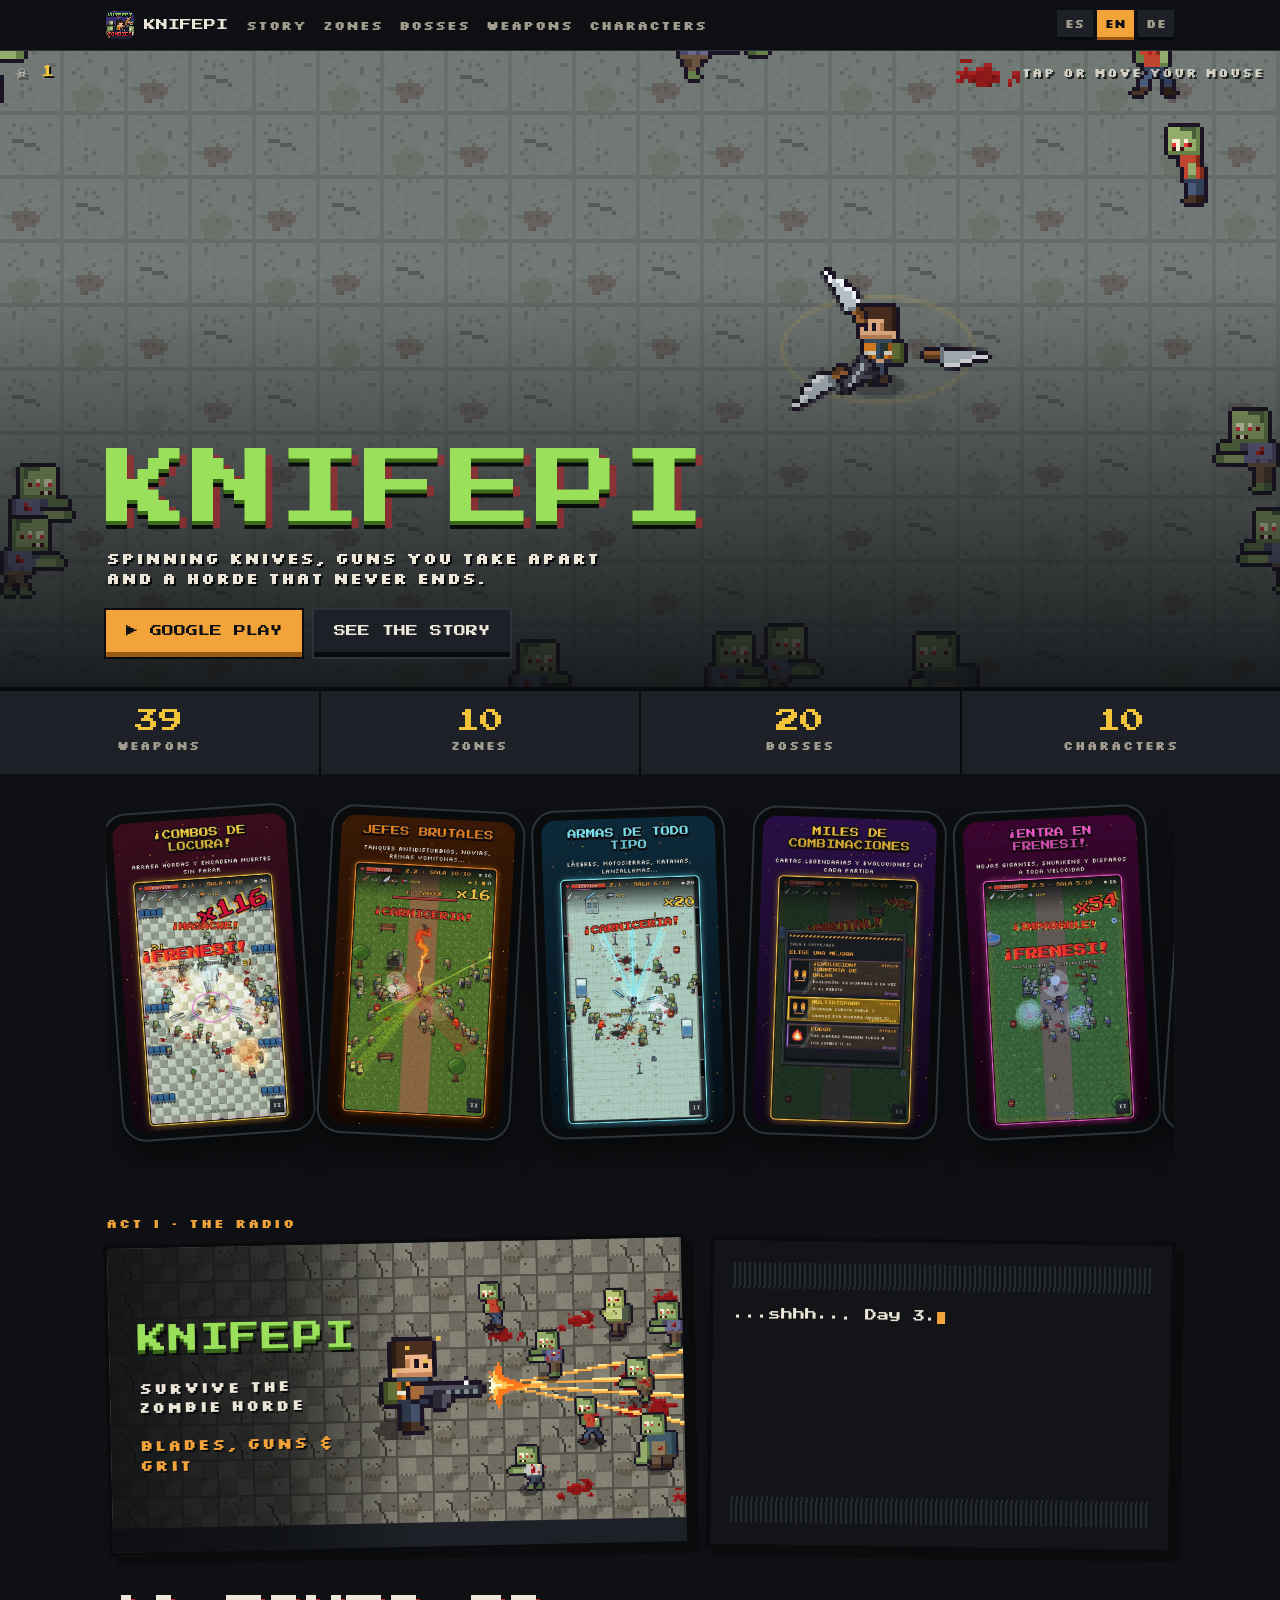
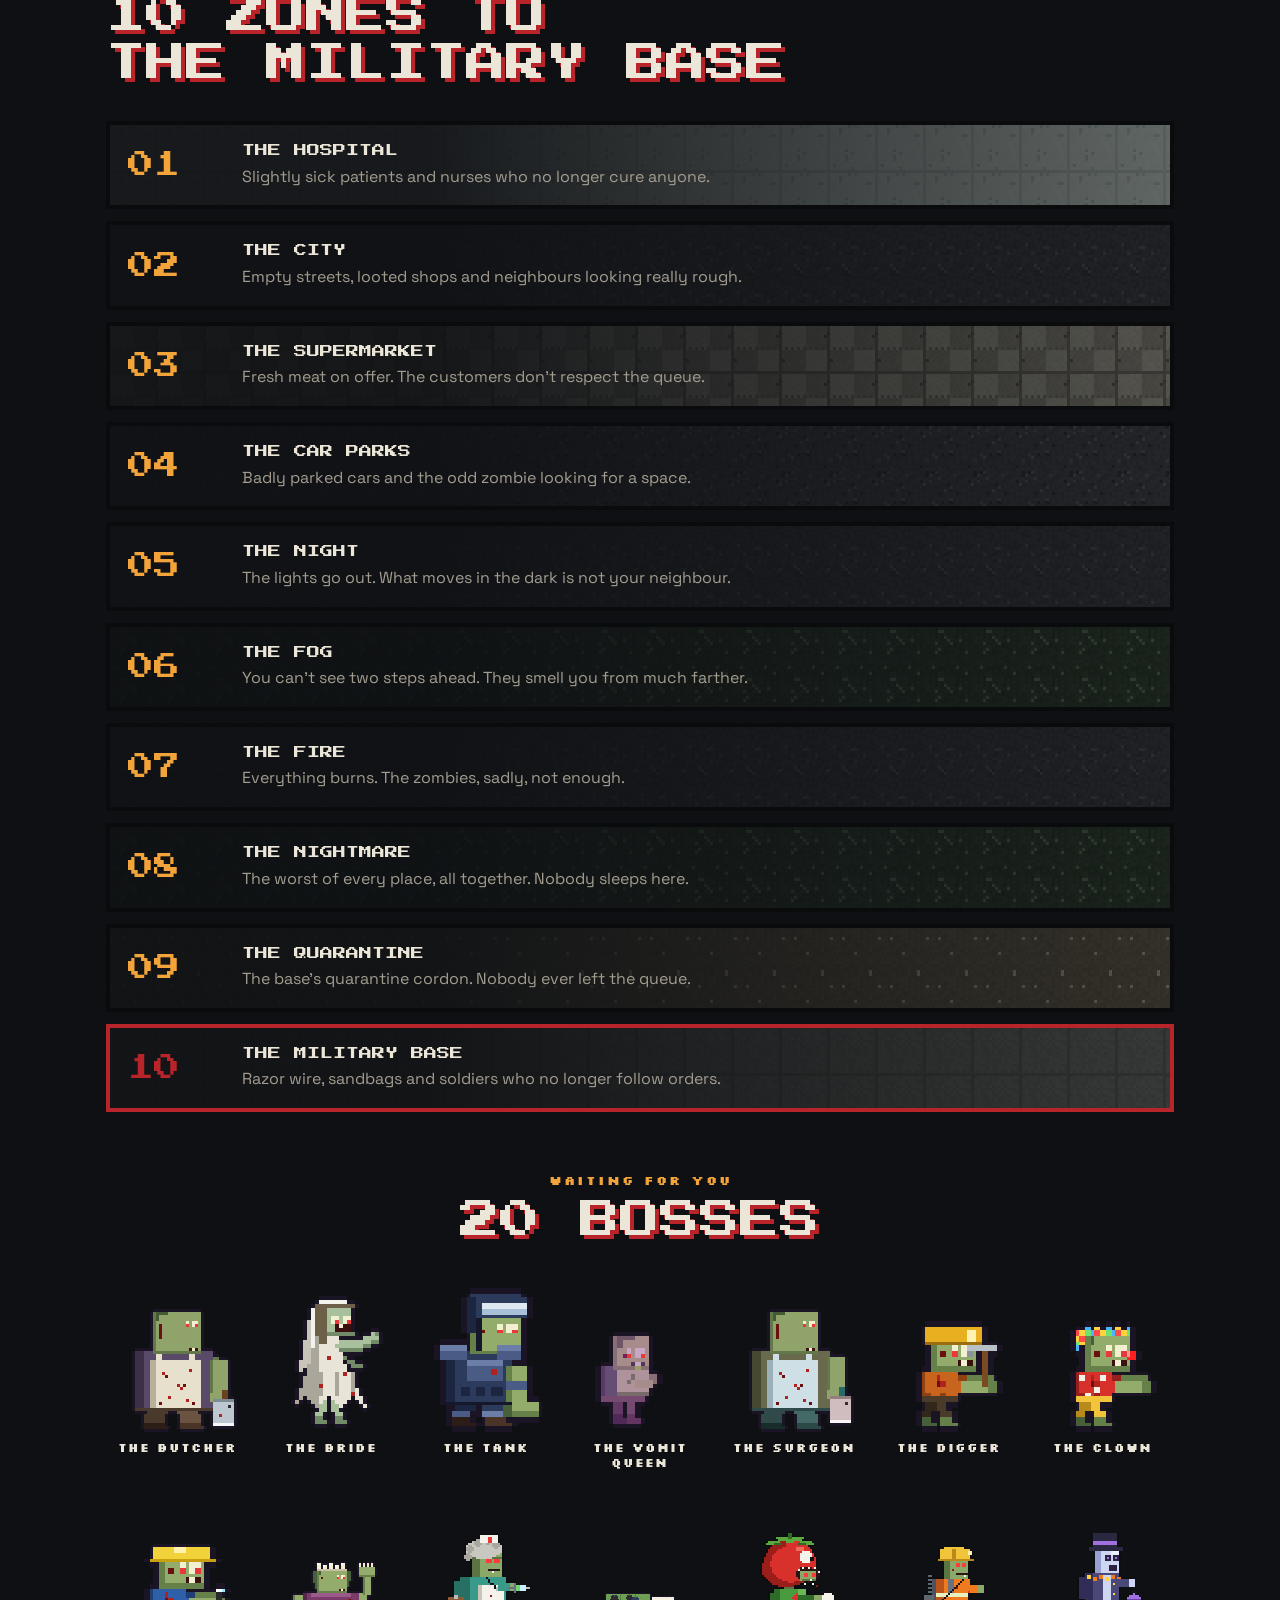
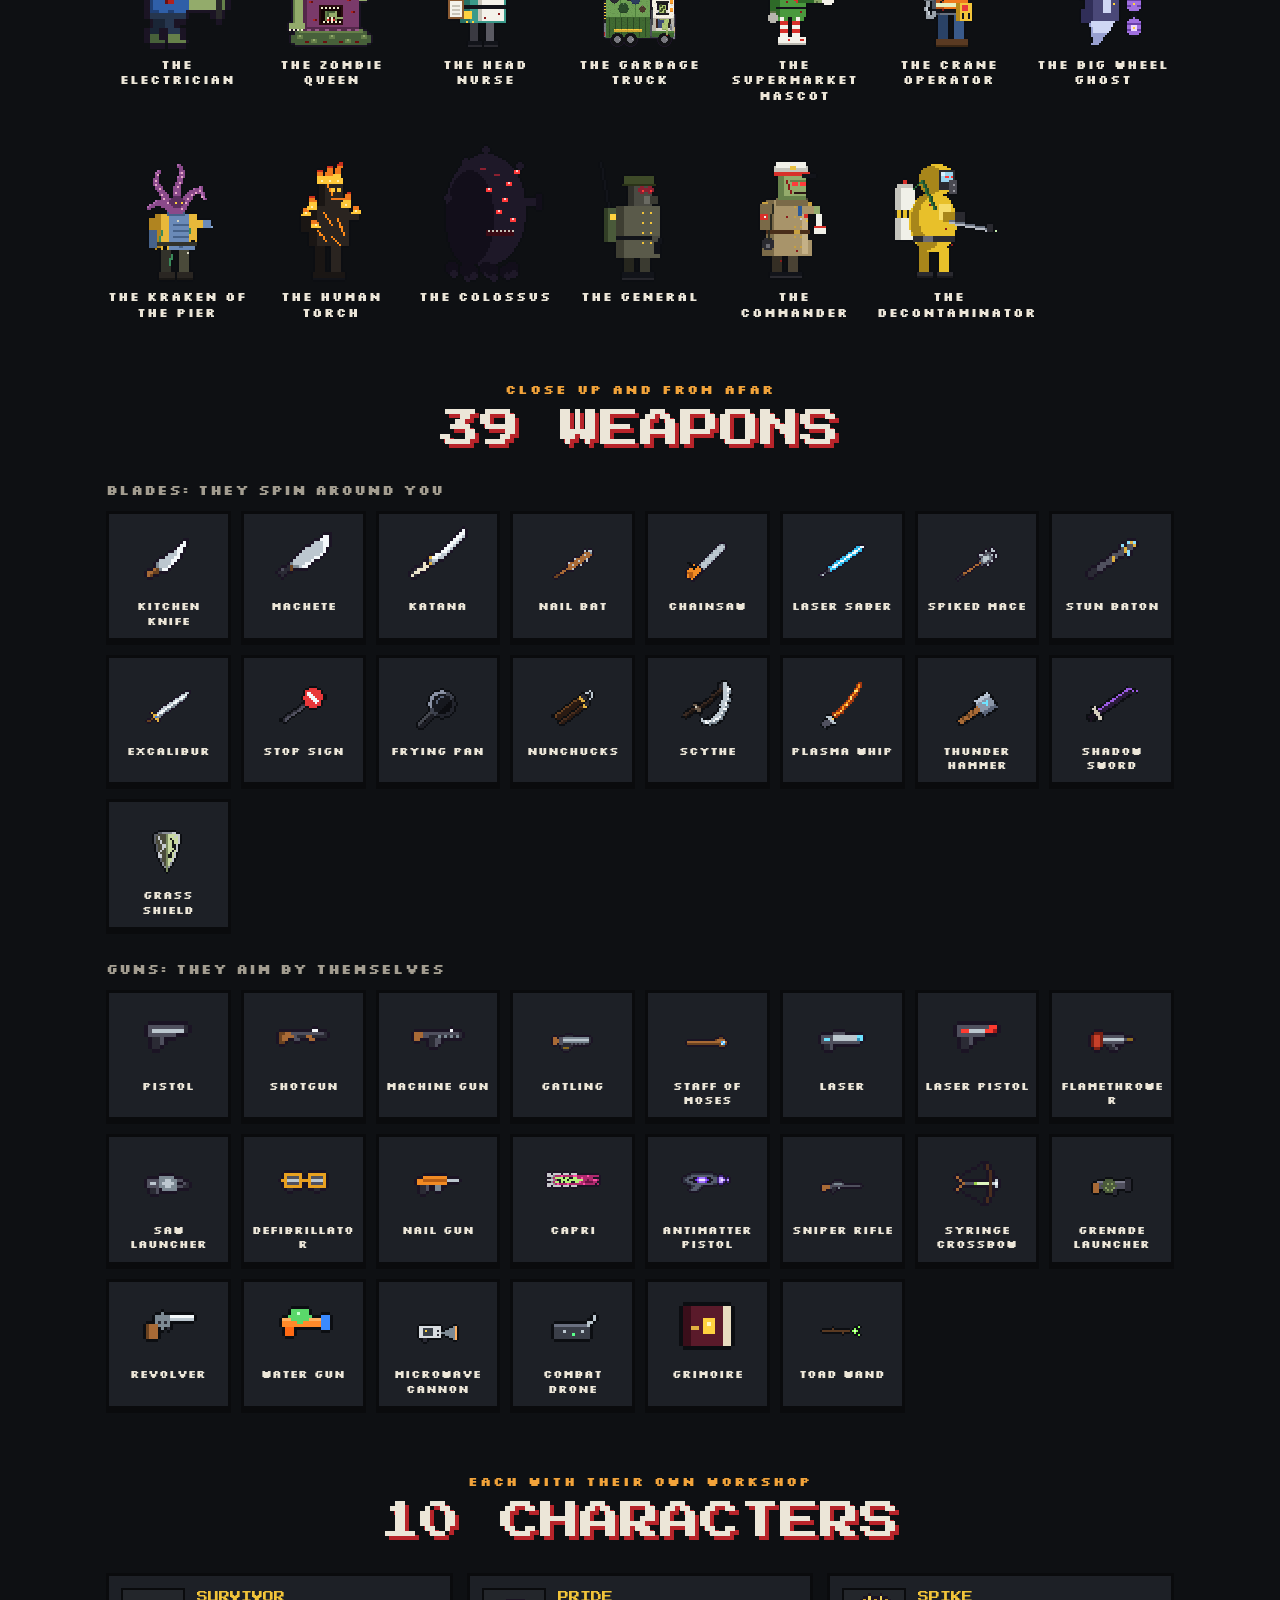
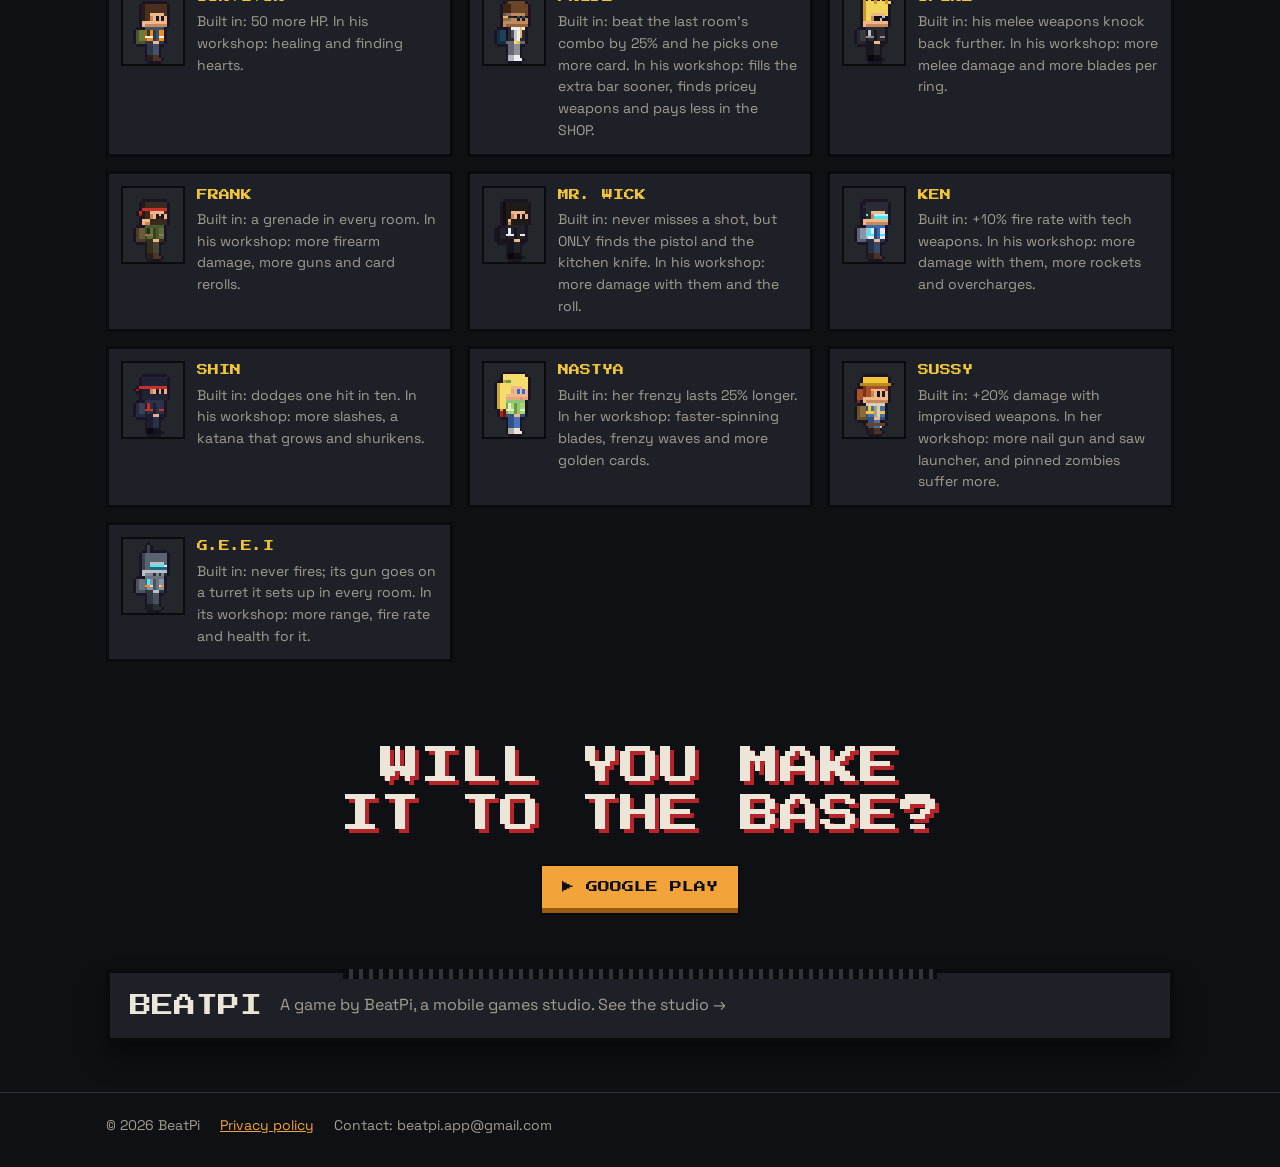
<file: index.html>
<!doctype html>
<html lang="es">
<head>
<meta charset="utf-8">
<meta name="viewport" content="width=device-width, initial-scale=1, viewport-fit=cover">
<title>KnifePi</title>
<meta name="description" content="KnifePi: sobrevive a la horda zombi con cuchillos que giran y 22 armas de fuego. Juego para Android de BeatPi.">
<meta property="og:title" content="KnifePi">
<meta property="og:description" content="Sobrevive a la horda zombi con cuchillos que giran y 22 armas de fuego.">
<meta property="og:image" content="https://beatpi.app/img/scene.jpg">
<meta name="theme-color" content="#0e1013">
<link rel="icon" href="img/icon.png">
<link rel="preconnect" href="https://fonts.googleapis.com">
<link rel="preconnect" href="https://fonts.gstatic.com" crossorigin>
<link rel="stylesheet" href="https://fonts.googleapis.com/css2?family=Press+Start+2P&family=Silkscreen:wght@400;700&family=Space+Grotesk:wght@400;600&display=swap">
<link rel="stylesheet" href="site.css">
</head>
<body>
<header class="top"><div class="wrap top-in">
  <a class="brand" href="#"><img src="img/icon.png" alt="" width="28" height="28"><span>KNIFEPI</span></a>
  <nav class="nav">
    <a href="#historia" data-i="nav_story">HISTORIA</a><a href="#zonas" data-i="nav_zones">ZONAS</a>
    <a href="#jefes" data-i="nav_bosses">JEFES</a><a href="#armas" data-i="nav_weapons">ARMAS</a>
    <a href="#personajes" data-i="nav_heroes">PERSONAJES</a>
  </nav>
  <div class="langs" role="group" aria-label="Idioma">
    <button data-lang="es">ES</button><button data-lang="en">EN</button><button data-lang="de">DE</button>
  </div>
</div></header>

<main>
<!-- the hero: a room of the game you play with your finger -->
<section class="hero">
  <canvas id="horde" class="pix" aria-label="El superviviente con sus cuchillos y su pistola entre zombis"></canvas>
  <div class="hud"><span>☠ <b id="kills">0</b></span><span class="hint" data-i="hint">TOCA O MUEVE EL RATÓN</span></div>
  <div class="hero-over"><div class="wrap">
    <h1 class="logo">KNIFEPI</h1>
    <p class="hero-sub" data-i="tagline">Cuchillos que giran, armas que se desmontan y una horda que no se acaba.</p>
    <div class="ctas">
      <a class="btn" href="https://play.google.com/store/apps/details?id=com.knifepi.game" data-i="play">▶ GOOGLE PLAY</a>
      <a class="btn ghost" href="#historia" data-i="see_story">VER LA HISTORIA</a>
    </div>
  </div></div>
</section>
<div class="stats" id="stats"></div>

<section class="wrap shots" aria-label="Capturas">
  <div class="rail" id="rail"></div>
</section>

<!-- the story: the radio, then the ten zones -->
<section class="wrap story" id="historia">
  <p class="eyebrow" data-i="act">ACTO I · LA RADIO</p>
  <div class="story-grid">
    <div class="panel tilt-l scene">
      <img src="img/scene.jpg" alt="" width="1024" height="500">
      <div class="scene-txt">
        <span class="scene-logo">KNIFEPI</span>
        <span data-i="scene1">SOBREVIVE A LA HORDA ZOMBI</span>
        <span class="scene-amber" data-i="scene2">CUCHILLOS, ARMAS Y AGALLAS</span>
      </div>
    </div>
    <div class="panel tilt-r radio">
      <div class="static"></div>
      <p class="type" id="radio" aria-live="off"></p>
      <div class="static"></div>
    </div>
  </div>
  <h2 class="big" data-i="zones_title">10 ZONAS HASTA<br>LA BASE MILITAR</h2>
</section>
<section class="wrap" id="zonas"><div class="zones" id="zones"></div></section>

<section class="wrap" id="jefes">
  <p class="eyebrow center" data-i="bosses_eyebrow">LOS QUE TE ESPERAN</p>
  <h2 class="big center" data-i="bosses_title">20 JEFES</h2>
  <div class="bosses" id="bosses"></div>
</section>

<section class="wrap" id="armas">
  <p class="eyebrow center" data-i="weapons_eyebrow">CUERPO A CUERPO Y A DISTANCIA</p>
  <h2 class="big center" id="weapons_title">39 ARMAS</h2>
  <h3 class="sub" data-i="melee">ARMAS BLANCAS: GIRAN A TU ALREDEDOR</h3>
  <div class="arms" id="melee"></div>
  <h3 class="sub" data-i="guns">ARMAS DE FUEGO: APUNTAN SOLAS</h3>
  <div class="arms" id="guns"></div>
</section>

<section class="wrap" id="personajes">
  <p class="eyebrow center" data-i="heroes_eyebrow">CADA UNO CON SU TALLER</p>
  <h2 class="big center" data-i="heroes_title">10 PERSONAJES</h2>
  <div class="heroes" id="heroes"></div>
</section>

<section class="wrap final">
  <h2 class="big center" data-i="final">¿AGUANTARÁS HASTA LA BASE?</h2>
  <p class="center"><a class="btn" href="https://play.google.com/store/apps/details?id=com.knifepi.game" data-i="play">▶ GOOGLE PLAY</a></p>
</section>

<section class="wrap studio">
  <a class="cart" href="estudio/">
    <div class="ridge"></div>
    <span class="studio-word">BEATPI</span>
    <span data-i="studio">Un juego de BeatPi, estudio de juegos para móvil. Ver el estudio →</span>
  </a>
</section>
</main>

<footer class="foot"><div class="wrap foot-in">
  <span>© 2026 BeatPi</span>
  <a href="knifepi/privacy/" data-i="privacy">Política de privacidad</a>
  <span><span data-i="contact">Contacto</span>: beatpi.app@gmail.com</span>
</div></footer>

<script src="data.js"></script>
<script src="site.js"></script>
</body>
</html>
</file>
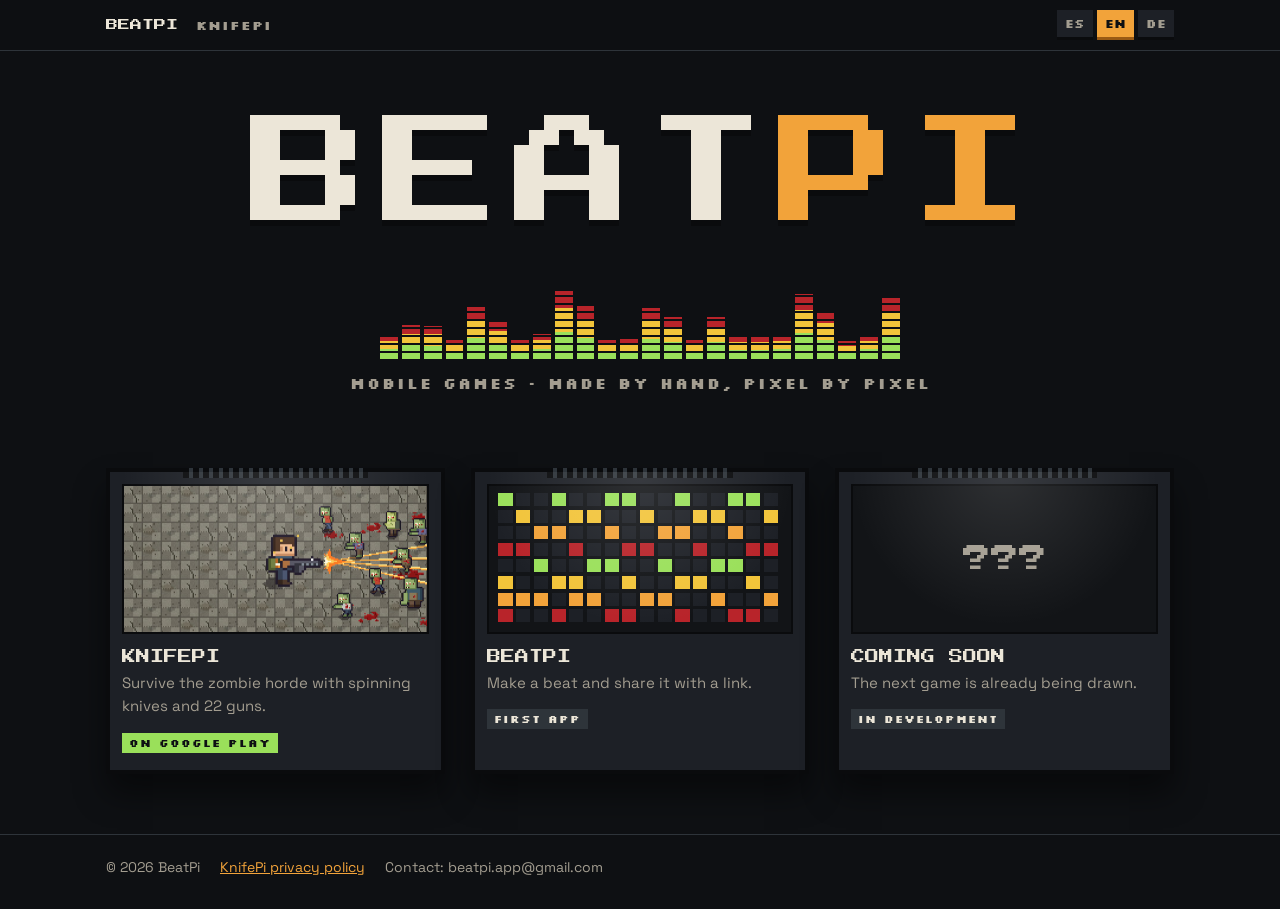
<file: estudio/index.html>
<!doctype html>
<html lang="es">
<head>
<meta charset="utf-8">
<meta name="viewport" content="width=device-width, initial-scale=1, viewport-fit=cover">
<title>BeatPi</title>
<meta name="description" content="BeatPi: estudio de juegos para móvil. KnifePi y BeatPi.">
<meta name="theme-color" content="#0e1013">
<link rel="icon" href="../img/icon.png">
<link rel="preconnect" href="https://fonts.googleapis.com">
<link rel="preconnect" href="https://fonts.gstatic.com" crossorigin>
<link rel="stylesheet" href="https://fonts.googleapis.com/css2?family=Press+Start+2P&family=Silkscreen:wght@400;700&family=Space+Grotesk:wght@400;600&display=swap">
<link rel="stylesheet" href="../site.css">
<style>
  .s-hero { padding-block: 64px 30px; text-align: center; }
  .word { display: inline-flex; gap: clamp(4px, 1.2vw, 12px); font: clamp(40px, 11vw, 120px)/1 var(--f-pixel); margin: 0; }
  .word span { display: inline-block; animation: hop 1.2s cubic-bezier(.3,1.6,.5,1) infinite; animation-delay: calc(var(--i) * .15s); text-shadow: 0 6px 0 var(--slab); }
  .word span:nth-child(n+5) { color: var(--amber); }
  @keyframes hop { 0%, 60%, 100% { transform: translateY(0); } 20% { transform: translateY(-18px); } }
  .eq { display: flex; gap: 4px; justify-content: center; align-items: flex-end; height: 90px; margin: 26px auto 10px; max-width: 520px; }
  .eq i { flex: 1; height: 20%; background: linear-gradient(0deg, var(--rot) 0 40%, var(--gold) 40% 75%, var(--blood) 75%);
    -webkit-mask: repeating-linear-gradient(0deg, #000 0 6px, transparent 6px 8px); mask: repeating-linear-gradient(0deg, #000 0 6px, transparent 6px 8px); transition: height .09s linear; }
  .tag { font: 700 15px var(--f-label); letter-spacing: 2px; color: var(--muted); }
  .carts { display: grid; grid-template-columns: repeat(3, 1fr); gap: 26px; padding-block: 30px 60px; perspective: 900px; }
  @media (max-width: 760px) { .carts { grid-template-columns: 1fr; } }
  .game { position: relative; background: var(--panel); border: 4px solid var(--slab); padding: 12px 12px 16px; transition: transform .12s ease-out;
    box-shadow: 0 20px 30px rgba(0,0,0,.45); min-width: 0; color: inherit; text-decoration: none; display: block; }
  .game .ridge { position: absolute; top: -4px; left: 22%; right: 22%; height: 10px; background: repeating-linear-gradient(90deg, var(--slab) 0 6px, var(--line) 6px 10px); }
  .game .label { aspect-ratio: 1024 / 500; max-width: 100%; background: #121417 center/cover; border: 2px solid var(--slab); display: grid; place-items: center; color: var(--muted); font: 28px var(--f-pixel); overflow: hidden; }
  .game h2 { margin: 14px 0 4px; font: 14px/1.4 var(--f-pixel); }
  .game p { margin: 0 0 12px; color: var(--muted); font-size: 15px; }
  .game .shine { position: absolute; inset: 0; pointer-events: none; background: radial-gradient(circle at var(--mx, 50%) var(--my, 0%), rgba(255,255,255,.12), transparent 45%); }
  .pill { display: inline-block; font: 700 11px var(--f-label); letter-spacing: 1px; padding: 3px 7px; background: var(--line); }
  .pill.live { background: var(--rot); color: var(--ink); }
</style>
</head>
<body>
<header class="top"><div class="wrap top-in">
  <a class="brand" href="../"><span>BEATPI</span></a>
  <nav class="nav"><a href="../">KNIFEPI</a></nav>
  <div class="langs" role="group" aria-label="Idioma">
    <button data-lang="es">ES</button><button data-lang="en">EN</button><button data-lang="de">DE</button>
  </div>
</div></header>
<main>
  <section class="wrap s-hero">
    <h1 class="word" aria-label="BEATPI"><span style="--i:0">B</span><span style="--i:1">E</span><span style="--i:2">A</span><span style="--i:3">T</span><span style="--i:4">P</span><span style="--i:5">I</span></h1>
    <div class="eq" id="eq" aria-hidden="true"></div>
    <p class="tag" data-i="tag">JUEGOS PARA MÓVIL · HECHOS A MANO, PÍXEL A PÍXEL</p>
  </section>
  <section class="wrap carts">
    <a class="game" href="../"><div class="ridge"></div>
      <div class="label" style="background-image:url(../img/scene.jpg)"></div>
      <h2>KNIFEPI</h2><p data-i="kp">Sobrevive a la horda zombi con cuchillos que giran y 22 armas de fuego.</p>
      <span class="pill live" data-i="live">EN GOOGLE PLAY</span><div class="shine"></div></a>
    <div class="game"><div class="ridge"></div>
      <div class="label"><canvas id="beatart" width="256" height="125" class="pix" style="width:100%;height:100%"></canvas></div>
      <h2>BEATPI</h2><p data-i="bp">Crea un beat y compártelo con un enlace.</p>
      <span class="pill" data-i="first">PRIMERA APP</span><div class="shine"></div></div>
    <div class="game"><div class="ridge"></div>
      <div class="label">???</div>
      <h2 data-i="soon">PRÓXIMAMENTE</h2><p data-i="soon_p">El siguiente juego ya se está dibujando.</p>
      <span class="pill" data-i="dev">EN DESARROLLO</span><div class="shine"></div></div>
  </section>
</main>
<footer class="foot"><div class="wrap foot-in">
  <span>© 2026 BeatPi</span><a href="../knifepi/privacy/" data-i="privacy">Política de privacidad de KnifePi</a>
  <span><span data-i="contact">Contacto</span>: beatpi.app@gmail.com</span>
</div></footer>
<script>
(() => {
  const T = {
    tag: ['JUEGOS PARA MÓVIL · HECHOS A MANO, PÍXEL A PÍXEL', 'MOBILE GAMES · MADE BY HAND, PIXEL BY PIXEL', 'HANDYSPIELE · VON HAND GEMACHT, PIXEL FÜR PIXEL'],
    kp: ['Sobrevive a la horda zombi con cuchillos que giran y 22 armas de fuego.', 'Survive the zombie horde with spinning knives and 22 guns.', 'Überlebe die Zombiehorde mit kreisenden Messern und 22 Schusswaffen.'],
    live: ['EN GOOGLE PLAY', 'ON GOOGLE PLAY', 'BEI GOOGLE PLAY'],
    bp: ['Crea un beat y compártelo con un enlace.', 'Make a beat and share it with a link.', 'Bau einen Beat und teile ihn per Link.'],
    first: ['PRIMERA APP', 'FIRST APP', 'ERSTE APP'],
    soon: ['PRÓXIMAMENTE', 'COMING SOON', 'DEMNÄCHST'], soon_p: ['El siguiente juego ya se está dibujando.', 'The next game is already being drawn.', 'Das nächste Spiel wird schon gezeichnet.'],
    dev: ['EN DESARROLLO', 'IN DEVELOPMENT', 'IN ENTWICKLUNG'],
    privacy: ['Política de privacidad de KnifePi', 'KnifePi privacy policy', 'Datenschutzerklärung von KnifePi'],
    contact: ['Contacto', 'Contact', 'Kontakt'],
  };
  const LANGS = ['es', 'en', 'de'];
  let lang = '';
  try { lang = localStorage.getItem('lang') || ''; } catch (e) { lang = ''; }
  if (!LANGS.includes(lang)) { const n = (navigator.language || 'es').slice(0, 2); lang = LANGS.includes(n) ? n : 'en'; }
  const apply = () => {
    document.documentElement.lang = lang;
    for (const el of document.querySelectorAll('[data-i]')) el.textContent = T[el.dataset.i][LANGS.indexOf(lang)];
    for (const b of document.querySelectorAll('[data-lang]')) b.setAttribute('aria-pressed', b.dataset.lang === lang);
  };
  for (const b of document.querySelectorAll('[data-lang]')) b.addEventListener('click', () => { lang = b.dataset.lang; try { localStorage.setItem('lang', lang); } catch (e) {} apply(); });
  apply();
  const reduce = matchMedia('(prefers-reduced-motion: reduce)').matches;
  // the equalizer: bars bouncing to a 100 bpm beat
  const eq = document.getElementById('eq'); const bars = [];
  for (let i = 0; i < 24; i++) { const b = document.createElement('i'); eq.append(b); bars.push(b); b.style.height = (30 + 50 * Math.abs(Math.sin(i * .7))) + '%'; }
  if (!reduce) setInterval(() => {
    const s = performance.now() / 1000, beat = Math.pow(Math.max(0, Math.sin(s * Math.PI * 2 / 0.6)), 6);
    bars.forEach((b, i) => { const base = 18 + 60 * Math.abs(Math.sin(s * 2 + i * .6)) * (0.5 + 0.5 * Math.sin(i * 1.7)); b.style.height = Math.min(100, base + beat * 40 * (1 - Math.abs(i - 12) / 14)) + '%'; });
  }, 90);
  // BeatPi's label: a step sequencer's pads
  const c = document.getElementById('beatart').getContext('2d');
  c.fillStyle = '#121417'; c.fillRect(0, 0, 256, 125);
  for (let x = 0; x < 16; x++) for (let y = 0; y < 8; y++) {
    const on = (x * 5 + y * 3) % 7 < 3 || (y === 6 && x % 4 === 0);
    c.fillStyle = on ? ['#9ae05a', '#f2c43a', '#f2a33a', '#b8242a'][y % 4] : '#1d2026';
    c.fillRect(8 + x * 15, 6 + y * 14, 12, 11);
  }
  // the cartridges tilt toward the finger
  for (const g of document.querySelectorAll('.game')) {
    g.addEventListener('pointermove', (e) => {
      if (reduce) return;
      const r = g.getBoundingClientRect(), x = (e.clientX - r.left) / r.width, y = (e.clientY - r.top) / r.height;
      g.style.transform = `rotateY(${(x - .5) * 16}deg) rotateX(${(.5 - y) * 12}deg) translateZ(10px)`;
      g.style.setProperty('--mx', x * 100 + '%'); g.style.setProperty('--my', y * 100 + '%');
    });
    g.addEventListener('pointerleave', () => { g.style.transform = ''; });
  }
})();
</script>
</body>
</html>
</file>
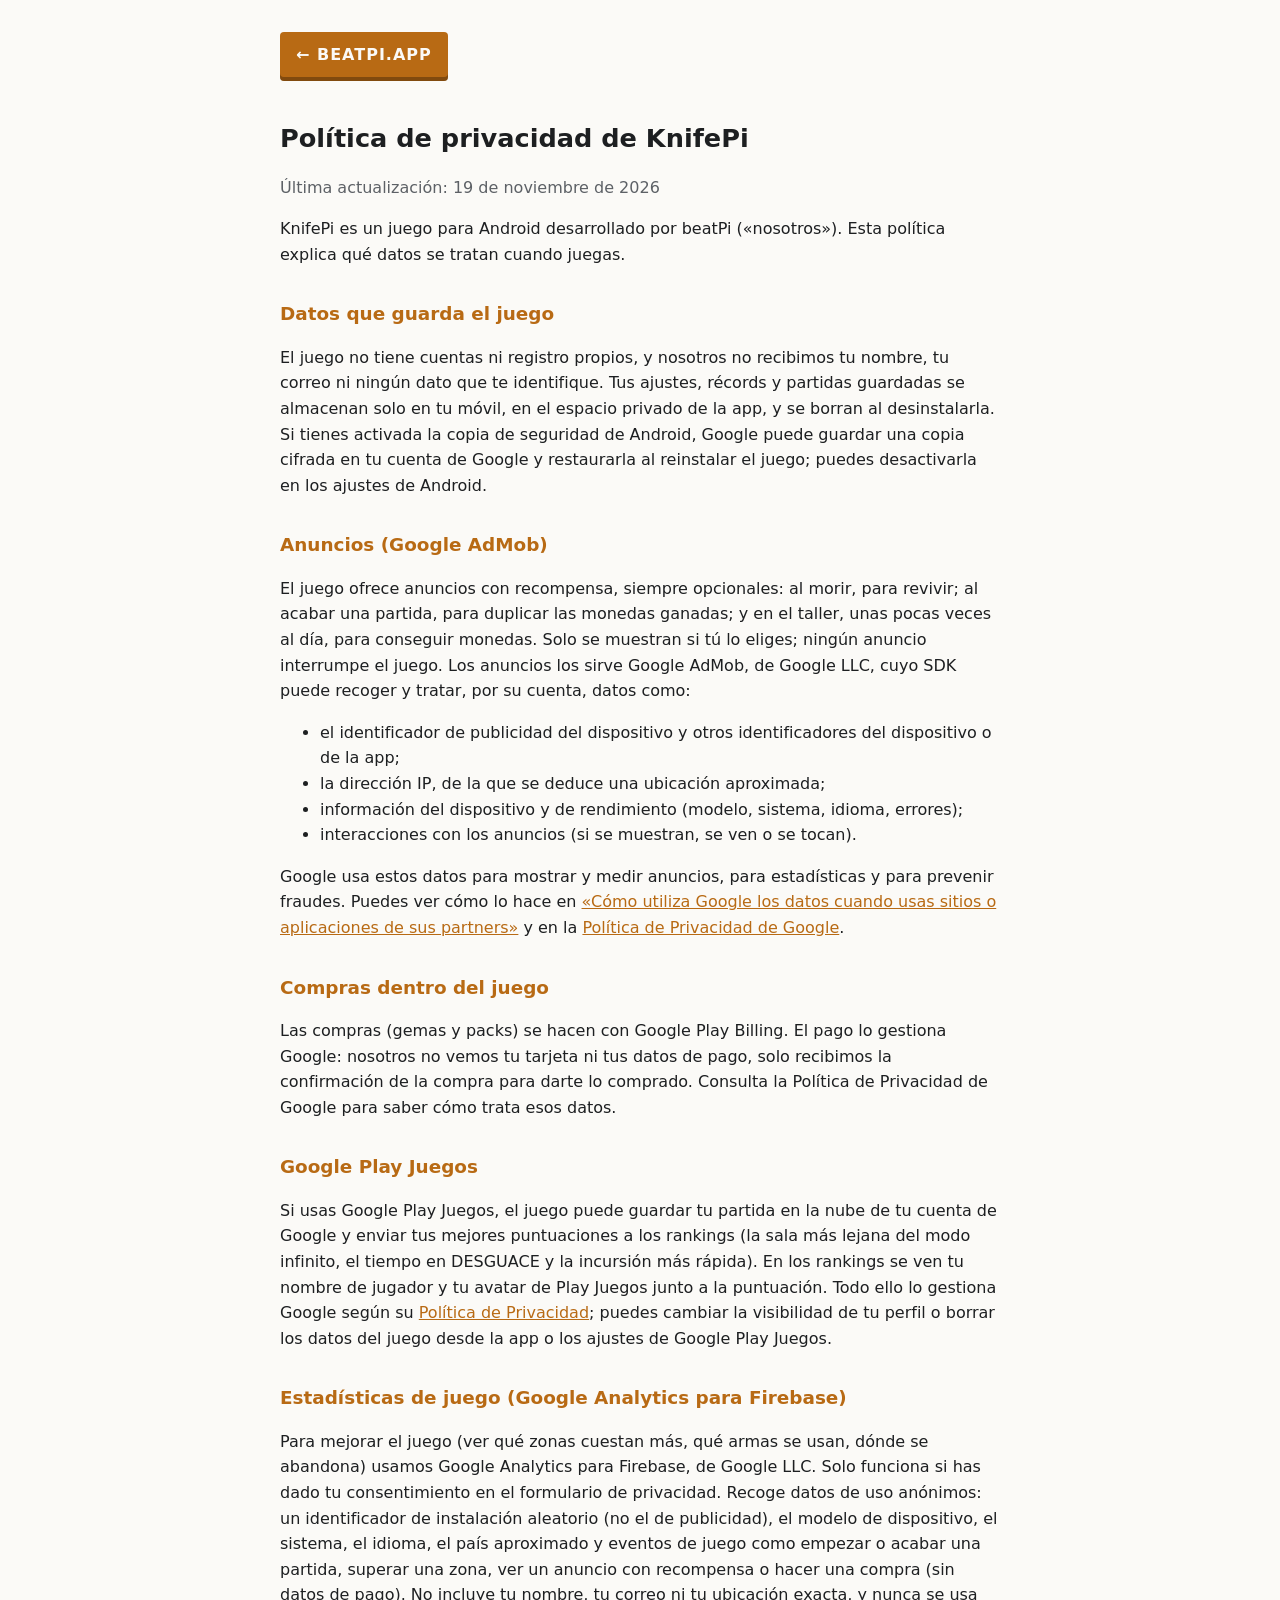
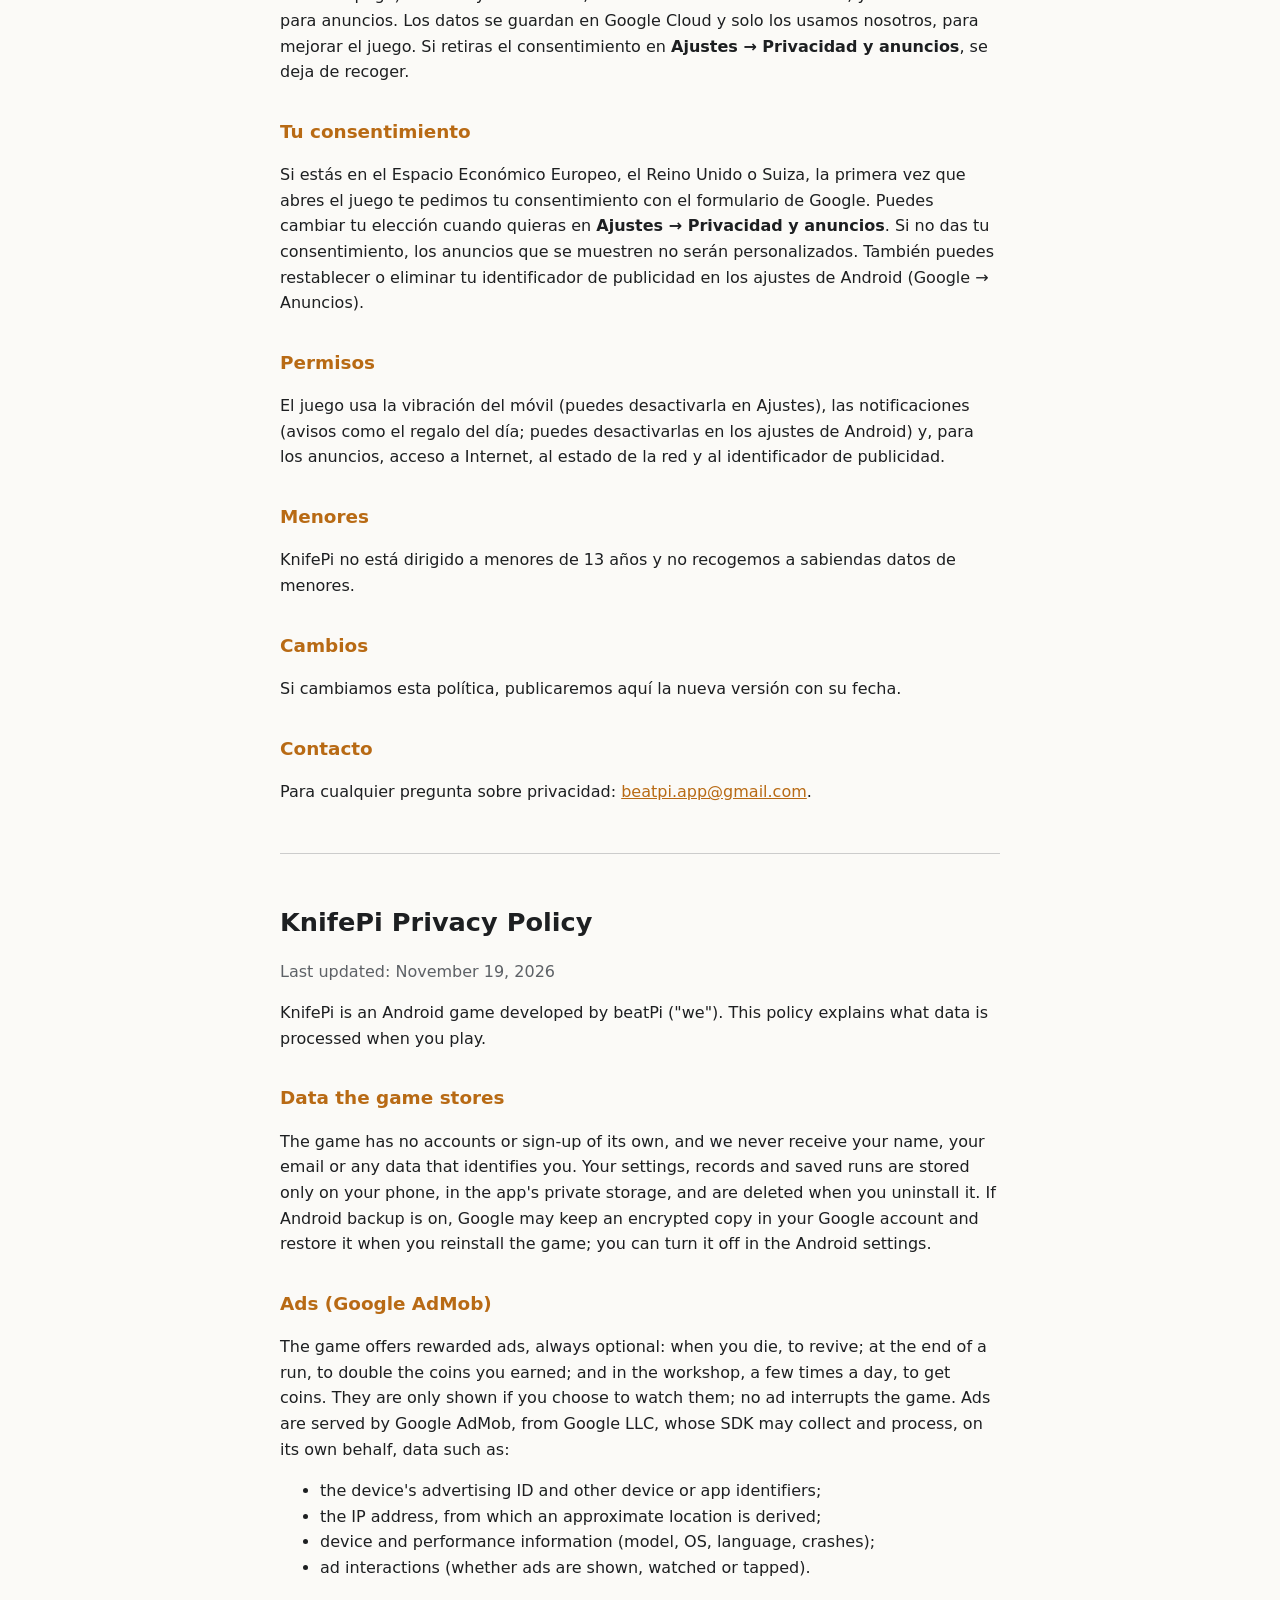
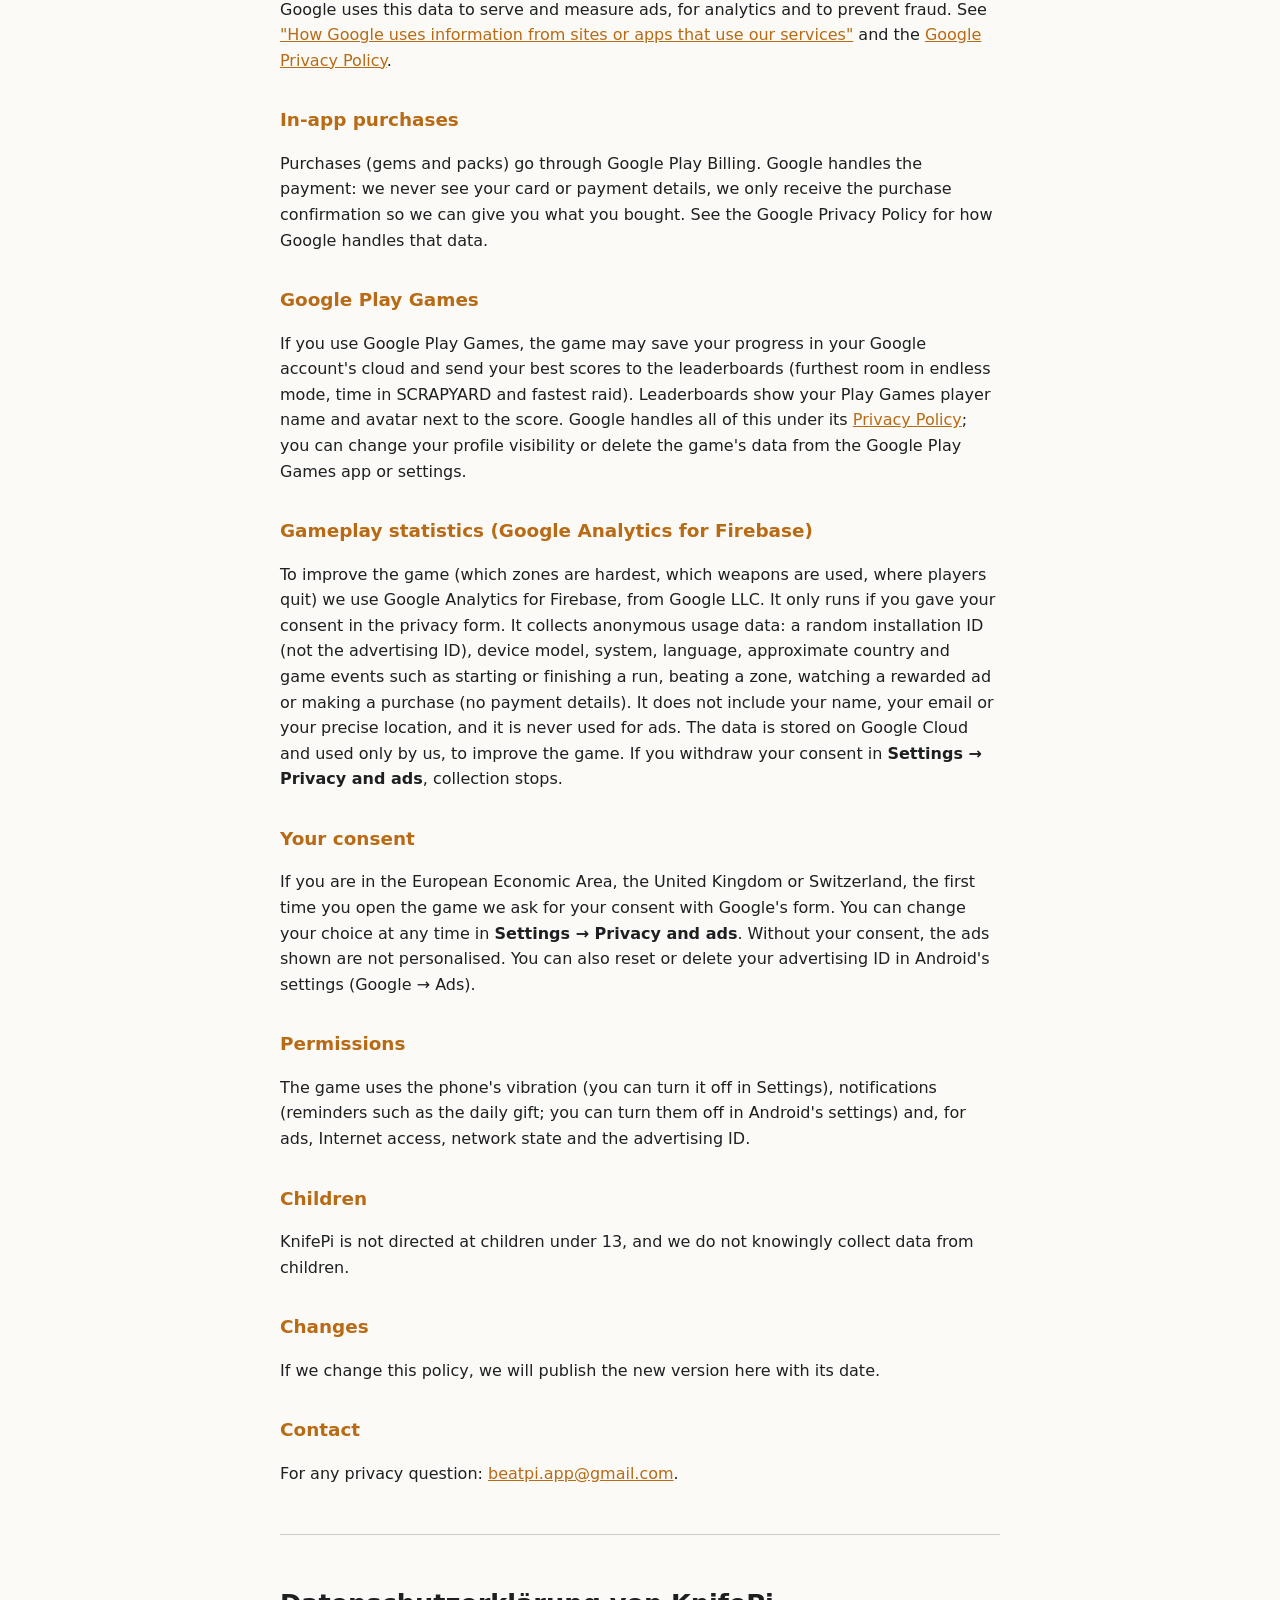
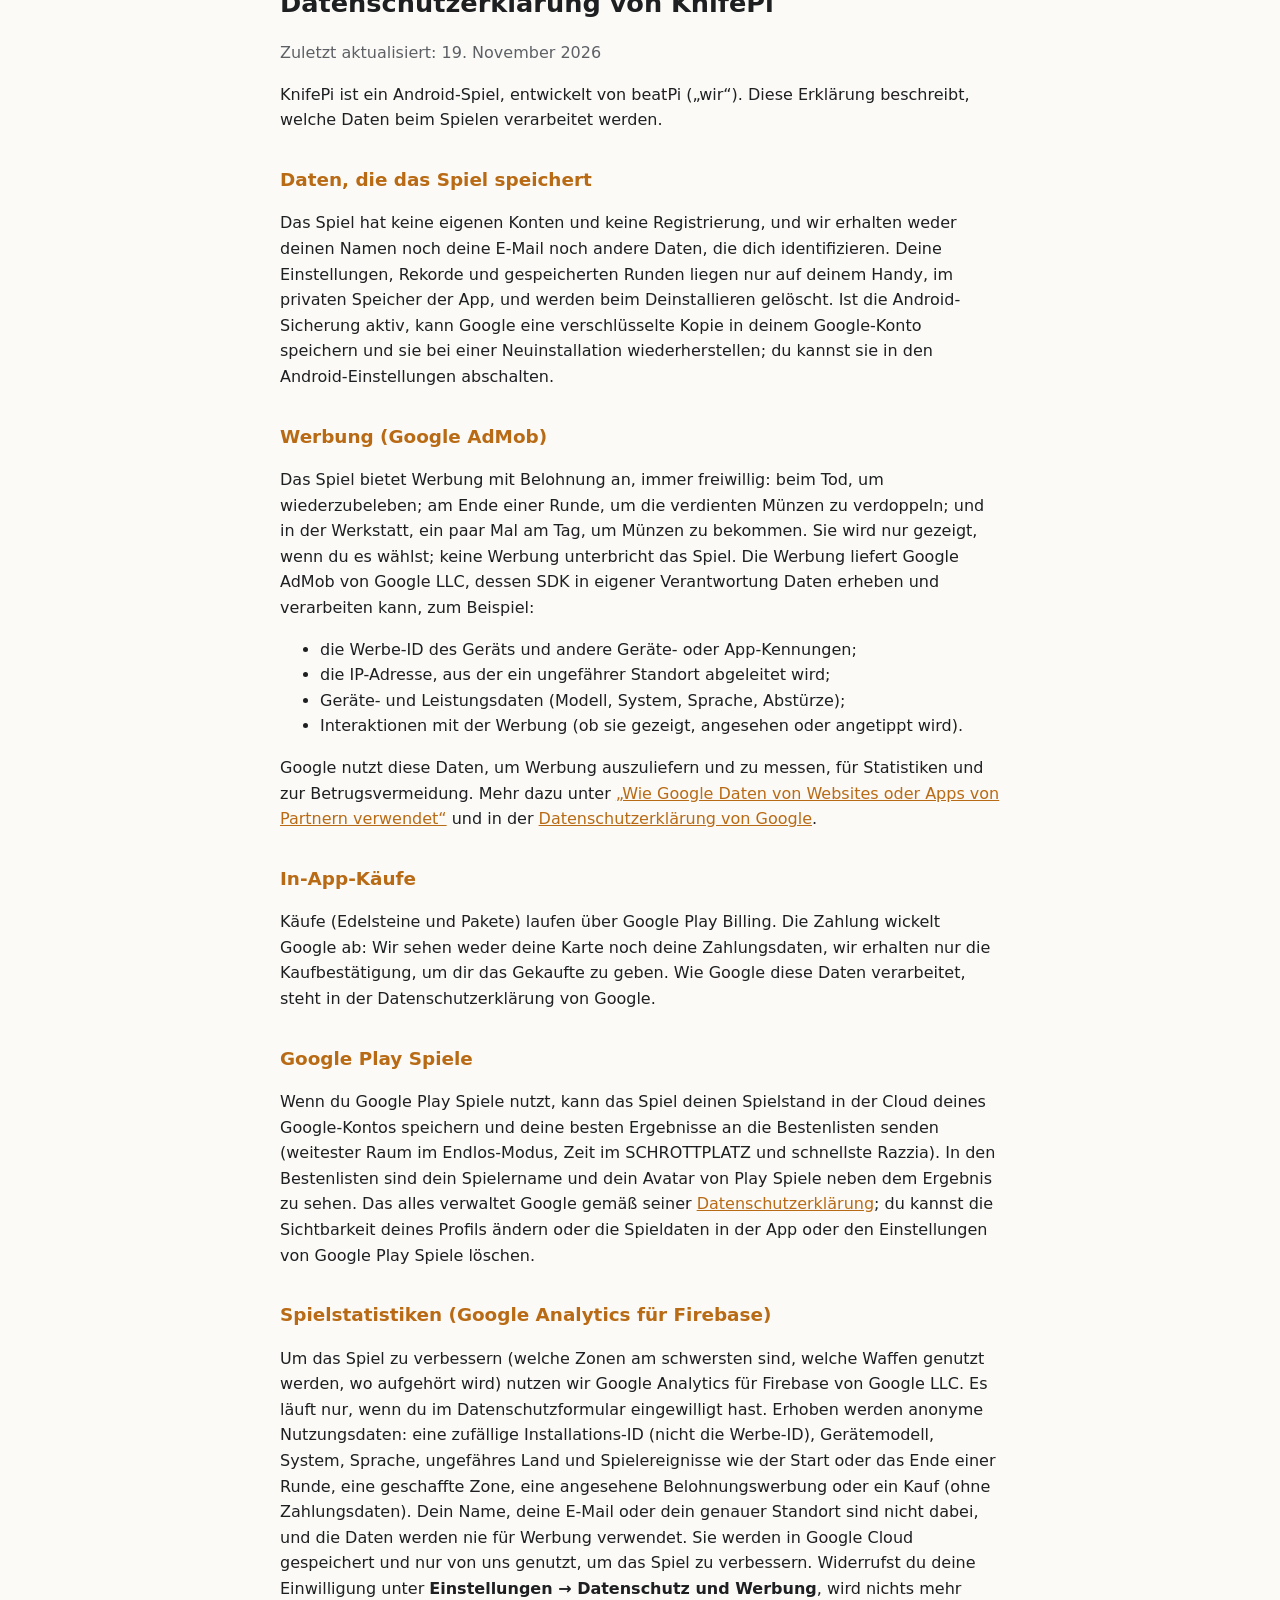
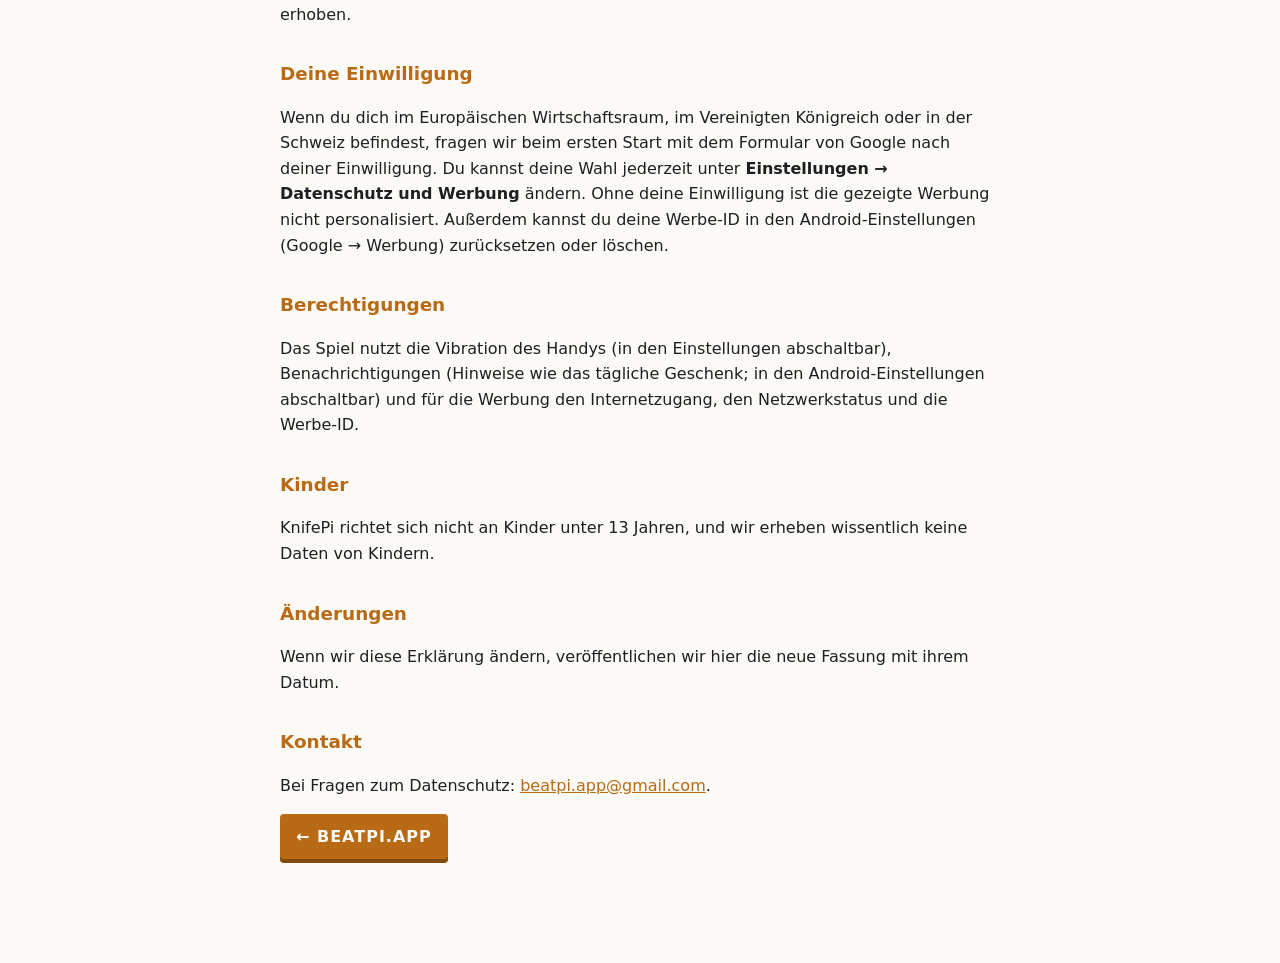
<file: knifepi/privacy/index.html>
<!doctype html>
<html lang="es">
<head>
<meta charset="utf-8">
<meta name="viewport" content="width=device-width, initial-scale=1">
<title>KnifePi · Política de privacidad</title>
<style>
  :root { --bg: #fbfaf7; --fg: #1d1f21; --muted: #5d6166; --accent: #b86a14; }
  @media (prefers-color-scheme: dark) { :root { --bg: #15181a; --fg: #ece6d8; --muted: #a39d90; --accent: #f2a33a; } }
  body { margin: 0; background: var(--bg); color: var(--fg); font: 16px/1.6 system-ui, sans-serif; }
  main { max-width: 720px; margin: 0 auto; padding: 32px 16px 64px; }
  h1 { font-size: 1.6rem; margin-bottom: 0; }
  h2 { font-size: 1.15rem; margin-top: 2rem; color: var(--accent); }
  .date, small { color: var(--muted); }
  a { color: var(--accent); }
  hr { border: 0; border-top: 1px solid var(--muted); opacity: .3; margin: 48px 0; }
  .home { display: inline-block; margin-bottom: 20px; padding: 10px 16px 13px; background: var(--accent); color: var(--bg); text-decoration: none;
    font-weight: 700; letter-spacing: 1px; border-radius: 4px; box-shadow: inset 0 -4px 0 rgba(0,0,0,.3); }
  .home:hover { filter: brightness(1.1); }
</style>
</head>
<body>
<main>
<a class="home" href="https://beatpi.app/">← BEATPI.APP</a>
<h1>Política de privacidad de KnifePi</h1>
<p class="date">Última actualización: 19 de noviembre de 2026</p>

<p>KnifePi es un juego para Android desarrollado por beatPi («nosotros»). Esta política explica qué datos se tratan cuando juegas.</p>

<h2>Datos que guarda el juego</h2>
<p>El juego no tiene cuentas ni registro propios, y nosotros no recibimos tu nombre, tu correo ni ningún dato que te identifique. Tus ajustes, récords y partidas guardadas se almacenan solo en tu móvil, en el espacio privado de la app, y se borran al desinstalarla. Si tienes activada la copia de seguridad de Android, Google puede guardar una copia cifrada en tu cuenta de Google y restaurarla al reinstalar el juego; puedes desactivarla en los ajustes de Android.</p>

<h2>Anuncios (Google AdMob)</h2>
<p>El juego ofrece anuncios con recompensa, siempre opcionales: al morir, para revivir; al acabar una partida, para duplicar las monedas ganadas; y en el taller, unas pocas veces al día, para conseguir monedas. Solo se muestran si tú lo eliges; ningún anuncio interrumpe el juego. Los anuncios los sirve Google AdMob, de Google LLC, cuyo SDK puede recoger y tratar, por su cuenta, datos como:</p>
<ul>
  <li>el identificador de publicidad del dispositivo y otros identificadores del dispositivo o de la app;</li>
  <li>la dirección IP, de la que se deduce una ubicación aproximada;</li>
  <li>información del dispositivo y de rendimiento (modelo, sistema, idioma, errores);</li>
  <li>interacciones con los anuncios (si se muestran, se ven o se tocan).</li>
</ul>
<p>Google usa estos datos para mostrar y medir anuncios, para estadísticas y para prevenir fraudes. Puedes ver cómo lo hace en <a href="https://policies.google.com/technologies/partner-sites">«Cómo utiliza Google los datos cuando usas sitios o aplicaciones de sus partners»</a> y en la <a href="https://policies.google.com/privacy">Política de Privacidad de Google</a>.</p>

<h2>Compras dentro del juego</h2>
<p>Las compras (gemas y packs) se hacen con Google Play Billing. El pago lo gestiona Google: nosotros no vemos tu tarjeta ni tus datos de pago, solo recibimos la confirmación de la compra para darte lo comprado. Consulta la Política de Privacidad de Google para saber cómo trata esos datos.</p>
<h2>Google Play Juegos</h2>
<p>Si usas Google Play Juegos, el juego puede guardar tu partida en la nube de tu cuenta de Google y enviar tus mejores puntuaciones a los rankings (la sala más lejana del modo infinito, el tiempo en DESGUACE y la incursión más rápida). En los rankings se ven tu nombre de jugador y tu avatar de Play Juegos junto a la puntuación. Todo ello lo gestiona Google según su <a href="https://policies.google.com/privacy">Política de Privacidad</a>; puedes cambiar la visibilidad de tu perfil o borrar los datos del juego desde la app o los ajustes de Google Play Juegos.</p>

<h2>Estadísticas de juego (Google Analytics para Firebase)</h2>
<p>Para mejorar el juego (ver qué zonas cuestan más, qué armas se usan, dónde se abandona) usamos Google Analytics para Firebase, de Google LLC. Solo funciona si has dado tu consentimiento en el formulario de privacidad. Recoge datos de uso anónimos: un identificador de instalación aleatorio (no el de publicidad), el modelo de dispositivo, el sistema, el idioma, el país aproximado y eventos de juego como empezar o acabar una partida, superar una zona, ver un anuncio con recompensa o hacer una compra (sin datos de pago). No incluye tu nombre, tu correo ni tu ubicación exacta, y nunca se usa para anuncios. Los datos se guardan en Google Cloud y solo los usamos nosotros, para mejorar el juego. Si retiras el consentimiento en <strong>Ajustes → Privacidad y anuncios</strong>, se deja de recoger.</p>

<h2>Tu consentimiento</h2>
<p>Si estás en el Espacio Económico Europeo, el Reino Unido o Suiza, la primera vez que abres el juego te pedimos tu consentimiento con el formulario de Google. Puedes cambiar tu elección cuando quieras en <strong>Ajustes → Privacidad y anuncios</strong>. Si no das tu consentimiento, los anuncios que se muestren no serán personalizados. También puedes restablecer o eliminar tu identificador de publicidad en los ajustes de Android (Google → Anuncios).</p>

<h2>Permisos</h2>
<p>El juego usa la vibración del móvil (puedes desactivarla en Ajustes), las notificaciones (avisos como el regalo del día; puedes desactivarlas en los ajustes de Android) y, para los anuncios, acceso a Internet, al estado de la red y al identificador de publicidad.</p>

<h2>Menores</h2>
<p>KnifePi no está dirigido a menores de 13 años y no recogemos a sabiendas datos de menores.</p>

<h2>Cambios</h2>
<p>Si cambiamos esta política, publicaremos aquí la nueva versión con su fecha.</p>

<h2>Contacto</h2>
<p>Para cualquier pregunta sobre privacidad: <a href="mailto:beatpi.app@gmail.com">beatpi.app@gmail.com</a>.</p>

<hr>

<h1>KnifePi Privacy Policy</h1>
<p class="date">Last updated: November 19, 2026</p>

<p>KnifePi is an Android game developed by beatPi ("we"). This policy explains what data is processed when you play.</p>

<h2>Data the game stores</h2>
<p>The game has no accounts or sign-up of its own, and we never receive your name, your email or any data that identifies you. Your settings, records and saved runs are stored only on your phone, in the app's private storage, and are deleted when you uninstall it. If Android backup is on, Google may keep an encrypted copy in your Google account and restore it when you reinstall the game; you can turn it off in the Android settings.</p>

<h2>Ads (Google AdMob)</h2>
<p>The game offers rewarded ads, always optional: when you die, to revive; at the end of a run, to double the coins you earned; and in the workshop, a few times a day, to get coins. They are only shown if you choose to watch them; no ad interrupts the game. Ads are served by Google AdMob, from Google LLC, whose SDK may collect and process, on its own behalf, data such as:</p>
<ul>
  <li>the device's advertising ID and other device or app identifiers;</li>
  <li>the IP address, from which an approximate location is derived;</li>
  <li>device and performance information (model, OS, language, crashes);</li>
  <li>ad interactions (whether ads are shown, watched or tapped).</li>
</ul>
<p>Google uses this data to serve and measure ads, for analytics and to prevent fraud. See <a href="https://policies.google.com/technologies/partner-sites">"How Google uses information from sites or apps that use our services"</a> and the <a href="https://policies.google.com/privacy">Google Privacy Policy</a>.</p>

<h2>In-app purchases</h2>
<p>Purchases (gems and packs) go through Google Play Billing. Google handles the payment: we never see your card or payment details, we only receive the purchase confirmation so we can give you what you bought. See the Google Privacy Policy for how Google handles that data.</p>
<h2>Google Play Games</h2>
<p>If you use Google Play Games, the game may save your progress in your Google account's cloud and send your best scores to the leaderboards (furthest room in endless mode, time in SCRAPYARD and fastest raid). Leaderboards show your Play Games player name and avatar next to the score. Google handles all of this under its <a href="https://policies.google.com/privacy">Privacy Policy</a>; you can change your profile visibility or delete the game's data from the Google Play Games app or settings.</p>

<h2>Gameplay statistics (Google Analytics for Firebase)</h2>
<p>To improve the game (which zones are hardest, which weapons are used, where players quit) we use Google Analytics for Firebase, from Google LLC. It only runs if you gave your consent in the privacy form. It collects anonymous usage data: a random installation ID (not the advertising ID), device model, system, language, approximate country and game events such as starting or finishing a run, beating a zone, watching a rewarded ad or making a purchase (no payment details). It does not include your name, your email or your precise location, and it is never used for ads. The data is stored on Google Cloud and used only by us, to improve the game. If you withdraw your consent in <strong>Settings → Privacy and ads</strong>, collection stops.</p>

<h2>Your consent</h2>
<p>If you are in the European Economic Area, the United Kingdom or Switzerland, the first time you open the game we ask for your consent with Google's form. You can change your choice at any time in <strong>Settings → Privacy and ads</strong>. Without your consent, the ads shown are not personalised. You can also reset or delete your advertising ID in Android's settings (Google → Ads).</p>

<h2>Permissions</h2>
<p>The game uses the phone's vibration (you can turn it off in Settings), notifications (reminders such as the daily gift; you can turn them off in Android's settings) and, for ads, Internet access, network state and the advertising ID.</p>

<h2>Children</h2>
<p>KnifePi is not directed at children under 13, and we do not knowingly collect data from children.</p>

<h2>Changes</h2>
<p>If we change this policy, we will publish the new version here with its date.</p>

<h2>Contact</h2>
<p>For any privacy question: <a href="mailto:beatpi.app@gmail.com">beatpi.app@gmail.com</a>.</p>

<hr>

<h1 lang="de">Datenschutzerklärung von KnifePi</h1>
<div lang="de">
<p class="date">Zuletzt aktualisiert: 19. November 2026</p>

<p>KnifePi ist ein Android-Spiel, entwickelt von beatPi („wir“). Diese Erklärung beschreibt, welche Daten beim Spielen verarbeitet werden.</p>

<h2>Daten, die das Spiel speichert</h2>
<p>Das Spiel hat keine eigenen Konten und keine Registrierung, und wir erhalten weder deinen Namen noch deine E-Mail noch andere Daten, die dich identifizieren. Deine Einstellungen, Rekorde und gespeicherten Runden liegen nur auf deinem Handy, im privaten Speicher der App, und werden beim Deinstallieren gelöscht. Ist die Android-Sicherung aktiv, kann Google eine verschlüsselte Kopie in deinem Google-Konto speichern und sie bei einer Neuinstallation wiederherstellen; du kannst sie in den Android-Einstellungen abschalten.</p>

<h2>Werbung (Google AdMob)</h2>
<p>Das Spiel bietet Werbung mit Belohnung an, immer freiwillig: beim Tod, um wiederzubeleben; am Ende einer Runde, um die verdienten Münzen zu verdoppeln; und in der Werkstatt, ein paar Mal am Tag, um Münzen zu bekommen. Sie wird nur gezeigt, wenn du es wählst; keine Werbung unterbricht das Spiel. Die Werbung liefert Google AdMob von Google LLC, dessen SDK in eigener Verantwortung Daten erheben und verarbeiten kann, zum Beispiel:</p>
<ul>
  <li>die Werbe-ID des Geräts und andere Geräte- oder App-Kennungen;</li>
  <li>die IP-Adresse, aus der ein ungefährer Standort abgeleitet wird;</li>
  <li>Geräte- und Leistungsdaten (Modell, System, Sprache, Abstürze);</li>
  <li>Interaktionen mit der Werbung (ob sie gezeigt, angesehen oder angetippt wird).</li>
</ul>
<p>Google nutzt diese Daten, um Werbung auszuliefern und zu messen, für Statistiken und zur Betrugsvermeidung. Mehr dazu unter <a href="https://policies.google.com/technologies/partner-sites?hl=de">„Wie Google Daten von Websites oder Apps von Partnern verwendet“</a> und in der <a href="https://policies.google.com/privacy?hl=de">Datenschutzerklärung von Google</a>.</p>

<h2>In-App-Käufe</h2>
<p>Käufe (Edelsteine und Pakete) laufen über Google Play Billing. Die Zahlung wickelt Google ab: Wir sehen weder deine Karte noch deine Zahlungsdaten, wir erhalten nur die Kaufbestätigung, um dir das Gekaufte zu geben. Wie Google diese Daten verarbeitet, steht in der Datenschutzerklärung von Google.</p>
<h2>Google Play Spiele</h2>
<p>Wenn du Google Play Spiele nutzt, kann das Spiel deinen Spielstand in der Cloud deines Google-Kontos speichern und deine besten Ergebnisse an die Bestenlisten senden (weitester Raum im Endlos-Modus, Zeit im SCHROTTPLATZ und schnellste Razzia). In den Bestenlisten sind dein Spielername und dein Avatar von Play Spiele neben dem Ergebnis zu sehen. Das alles verwaltet Google gemäß seiner <a href="https://policies.google.com/privacy?hl=de">Datenschutzerklärung</a>; du kannst die Sichtbarkeit deines Profils ändern oder die Spieldaten in der App oder den Einstellungen von Google Play Spiele löschen.</p>

<h2>Spielstatistiken (Google Analytics für Firebase)</h2>
<p>Um das Spiel zu verbessern (welche Zonen am schwersten sind, welche Waffen genutzt werden, wo aufgehört wird) nutzen wir Google Analytics für Firebase von Google LLC. Es läuft nur, wenn du im Datenschutzformular eingewilligt hast. Erhoben werden anonyme Nutzungsdaten: eine zufällige Installations-ID (nicht die Werbe-ID), Gerätemodell, System, Sprache, ungefähres Land und Spielereignisse wie der Start oder das Ende einer Runde, eine geschaffte Zone, eine angesehene Belohnungswerbung oder ein Kauf (ohne Zahlungsdaten). Dein Name, deine E-Mail oder dein genauer Standort sind nicht dabei, und die Daten werden nie für Werbung verwendet. Sie werden in Google Cloud gespeichert und nur von uns genutzt, um das Spiel zu verbessern. Widerrufst du deine Einwilligung unter <strong>Einstellungen → Datenschutz und Werbung</strong>, wird nichts mehr erhoben.</p>

<h2>Deine Einwilligung</h2>
<p>Wenn du dich im Europäischen Wirtschaftsraum, im Vereinigten Königreich oder in der Schweiz befindest, fragen wir beim ersten Start mit dem Formular von Google nach deiner Einwilligung. Du kannst deine Wahl jederzeit unter <strong>Einstellungen → Datenschutz und Werbung</strong> ändern. Ohne deine Einwilligung ist die gezeigte Werbung nicht personalisiert. Außerdem kannst du deine Werbe-ID in den Android-Einstellungen (Google → Werbung) zurücksetzen oder löschen.</p>

<h2>Berechtigungen</h2>
<p>Das Spiel nutzt die Vibration des Handys (in den Einstellungen abschaltbar), Benachrichtigungen (Hinweise wie das tägliche Geschenk; in den Android-Einstellungen abschaltbar) und für die Werbung den Internetzugang, den Netzwerkstatus und die Werbe-ID.</p>

<h2>Kinder</h2>
<p>KnifePi richtet sich nicht an Kinder unter 13 Jahren, und wir erheben wissentlich keine Daten von Kindern.</p>

<h2>Änderungen</h2>
<p>Wenn wir diese Erklärung ändern, veröffentlichen wir hier die neue Fassung mit ihrem Datum.</p>

<h2>Kontakt</h2>
<p>Bei Fragen zum Datenschutz: <a href="mailto:beatpi.app@gmail.com">beatpi.app@gmail.com</a>.</p>
</div>
<p><a class="home" href="https://beatpi.app/">← BEATPI.APP</a></p>
</main>
</body>
</html>
</file>
<file: site.css>
/* beatpi.app: the KnifePi page and the studio. The game's own look: its
   palette (ui.gd), its two pixel fonts and its buttons with a dark base. */
:root {
  color-scheme: dark;
  --ink: #0e1013;
  --panel: #1d2026;
  --line: #2e343a;
  --amber: #f2a33a;
  --amber-d: #9a5a14;
  --gold: #f2c43a;
  --bone: #ece6d8;
  --muted: #a39d90;
  --blood: #b8242a;
  --rot: #9ae05a;
  --slab: #0a0b0d;
  --f-pixel: "Press Start 2P", "Courier New", monospace;
  --f-label: "Silkscreen", "Courier New", monospace;
  --f-body: "Space Grotesk", system-ui, sans-serif;
}
* { box-sizing: border-box; }
html { scroll-behavior: smooth; scroll-padding-top: 70px; }
body { margin: 0; background: var(--ink); color: var(--bone); font: 16px/1.55 var(--f-body); }
img { max-width: 100%; height: auto; }
a { color: var(--amber); }
:focus-visible { outline: 2px solid var(--gold); outline-offset: 3px; }
.pix { image-rendering: pixelated; }
.wrap { max-width: 1100px; margin: 0 auto; padding-left: max(16px, env(safe-area-inset-left, 0px)); padding-right: max(16px, env(safe-area-inset-right, 0px)); }
.center { text-align: center; }
.eyebrow { font: 700 13px var(--f-label); letter-spacing: 2px; color: var(--amber); margin: 0 0 8px; }
.big { font: clamp(22px, 4.6vw, 40px)/1.2 var(--f-pixel); margin: 0 0 28px; text-shadow: 4px 4px 0 var(--blood); text-wrap: balance; }
.sub { font: 700 14px var(--f-label); letter-spacing: 1px; color: var(--muted); margin: 26px 0 12px; }

/* --- the header --- */
.top { position: sticky; top: 0; z-index: 20; background: rgba(14,16,19,.9); backdrop-filter: blur(6px); border-bottom: 1px solid var(--line); padding-top: env(safe-area-inset-top, 0px); }
.top-in { display: flex; align-items: center; gap: 18px; padding-block: 10px; flex-wrap: wrap; }
.brand { display: flex; gap: 10px; align-items: center; text-decoration: none; color: var(--bone); font: 12px var(--f-pixel); }
.brand img { image-rendering: pixelated; border-radius: 6px; }
.nav { display: flex; gap: 16px; flex: 1 1 auto; flex-wrap: wrap; }
.nav a { color: var(--muted); text-decoration: none; font: 700 13px var(--f-label); letter-spacing: 1px; }
.nav a:hover { color: var(--amber); }
.langs { display: flex; gap: 4px; }
.langs button { font: 700 12px var(--f-label); color: var(--muted); background: var(--panel); border: 0; padding: 6px 8px 9px; box-shadow: inset 0 -3px 0 var(--slab); cursor: pointer; }
.langs button[aria-pressed="true"] { color: var(--ink); background: var(--amber); box-shadow: inset 0 -3px 0 var(--amber-d); }
@media (max-width: 720px) { .nav { order: 3; flex-basis: 100%; gap: 12px; overflow-x: auto; padding-bottom: 2px; } .langs { margin-left: auto; } }

/* --- buttons, like the game's --- */
.btn { display: inline-flex; align-items: center; gap: 10px; font: 12px/1 var(--f-pixel); text-decoration: none; color: var(--ink); background: var(--amber);
  padding: 15px 20px 20px; box-shadow: inset 0 -5px 0 var(--amber-d), 0 0 0 2px var(--slab); transition: transform .1s; }
.btn:hover { transform: translateY(-2px); }
.btn:active { transform: translateY(2px); box-shadow: inset 0 -2px 0 var(--amber-d), 0 0 0 2px var(--slab); }
.btn.ghost { background: var(--panel); color: var(--bone); box-shadow: inset 0 -5px 0 var(--slab), 0 0 0 2px var(--line); }

/* --- the hero --- */
.hero { position: relative; height: clamp(460px, 75vw, 640px); overflow: hidden; border-bottom: 4px solid var(--slab); background: #23262b; }
.hero canvas { position: absolute; inset: 0; width: 100%; height: 100%; touch-action: pan-y; cursor: crosshair; }
.hero-over { position: absolute; inset: 0; display: flex; align-items: flex-end; pointer-events: none;
  background: linear-gradient(180deg, transparent 35%, rgba(14,16,19,.88) 100%); }
.hero-over .wrap { width: 100%; padding-block: 30px; }
.logo { font: clamp(36px, 9vw, 84px)/1 var(--f-pixel); color: var(--rot); margin: 0; letter-spacing: 2px;
  text-shadow: 0 4px 0 #3a6a1a, 0 8px 0 var(--slab), 7px 7px 0 rgba(184,36,42,.6); }
.hero-sub { font: 700 16px var(--f-label); letter-spacing: 1px; margin: 16px 0 22px; max-width: 36ch; text-shadow: 2px 2px 0 var(--slab); }
.ctas { display: flex; gap: 12px; flex-wrap: wrap; pointer-events: auto; }
.hud { position: absolute; top: 14px; left: max(16px, env(safe-area-inset-left, 0px)); right: max(16px, env(safe-area-inset-right, 0px)); display: flex; justify-content: space-between; gap: 12px; pointer-events: none;
  font: 13px var(--f-pixel); text-shadow: 2px 2px 0 var(--slab); }
.hud b { color: var(--gold); font-weight: 400; }
.hint { font: 700 12px var(--f-label); color: var(--bone); letter-spacing: 1px; opacity: .8; text-align: right; }
.stats { display: grid; grid-template-columns: repeat(4, 1fr); gap: 2px; background: var(--slab); }
.stats div { background: var(--panel); padding: 18px 10px 16px; text-align: center; }
.stats b { display: block; font: 24px var(--f-pixel); color: var(--gold); }
.stats span { font: 700 12px var(--f-label); letter-spacing: 1px; color: var(--muted); }
@media (max-width: 560px) { .stats { grid-template-columns: repeat(2, 1fr); } }

/* --- screenshots in phones --- */
.rail { display: flex; gap: 22px; overflow-x: auto; padding: 36px 8px 46px; scroll-snap-type: x mandatory; }
.phone { flex: 0 0 auto; width: 190px; margin: 0; scroll-snap-align: center; background: var(--slab); padding: 8px; border-radius: 22px;
  box-shadow: 0 0 0 2px var(--line), 0 18px 30px rgba(0,0,0,.5); transform: rotate(var(--r)); transition: transform .25s; }
.phone:hover { transform: rotate(0) translateY(-8px) scale(1.04); }
.phone img { display: block; width: 100%; border-radius: 15px; }

/* --- the story --- */
.story { padding-block: 34px 6px; }
.story-grid { display: grid; grid-template-columns: 1.25fr 1fr; gap: 20px; margin-bottom: 40px; }
@media (max-width: 760px) { .story-grid { grid-template-columns: 1fr; } }
.panel { background: var(--panel); border: 4px solid var(--slab); box-shadow: 8px 8px 0 var(--slab); overflow: hidden; min-width: 0; }
.panel img { display: block; width: 100%; }
/* the story's picture: words over its dark left side, in the page's language,
   sized to the picture (as the Play Games feature graphic has them) */
.scene { position: relative; container-type: inline-size; }
.scene::after { content: ""; position: absolute; inset: 0; background: linear-gradient(90deg, rgba(12,14,16,.92) 0, rgba(12,14,16,.7) 30%, transparent 52%); }
.scene-txt { position: absolute; inset: 0 55% 0 0; z-index: 1; display: flex; flex-direction: column; justify-content: center; gap: 3.2cqw; padding-left: 5cqw; }
.scene-txt span { font: 700 2.7cqw/1.25 var(--f-label); letter-spacing: .2cqw; color: var(--bone); text-shadow: .3cqw .3cqw 0 var(--slab); }
.scene-txt .scene-logo { font: 5.2cqw/1 var(--f-pixel); color: var(--rot); text-shadow: 0 .6cqw 0 #3a6a1a, .5cqw 1cqw 0 var(--slab); margin-bottom: 1cqw; }
.scene-txt .scene-amber { color: var(--amber); }
.tilt-l { transform: rotate(-1.2deg); } .tilt-r { transform: rotate(.8deg); }
.radio { padding: 22px 20px; display: flex; flex-direction: column; gap: 14px; background: #121417; }
.static { height: 26px; background: repeating-linear-gradient(90deg, var(--line) 0 2px, transparent 2px 5px); animation: crackle .12s steps(2) infinite; opacity: .7; }
@keyframes crackle { 50% { background-position: 3px 0; opacity: .4; } }
.type { font: 12px/1.9 var(--f-pixel); min-height: 15em; margin: 0; overflow-wrap: anywhere; }
.cur { display: inline-block; width: .7em; height: 1em; background: var(--amber); vertical-align: -2px; animation: blink 1s steps(1) infinite; }
@keyframes blink { 50% { opacity: 0; } }
.zones { display: grid; gap: 12px; padding-bottom: 60px; }
.zone { display: grid; grid-template-columns: 96px 1fr; align-items: center; gap: 18px; padding: 16px 18px; border: 4px solid var(--slab);
  background-color: var(--panel); background-size: 48px 48px; position: relative; overflow: hidden; transition: transform .2s; }
.zone::before { content: ""; position: absolute; inset: 0; background: linear-gradient(90deg, rgba(14,16,19,.95) 30%, rgba(14,16,19,.55)); }
.zone > * { position: relative; min-width: 0; }
.zone:hover { transform: translateX(6px); }
.zone .n { font: 26px var(--f-pixel); color: var(--amber); }
.zone h3 { margin: 0; font: 13px/1.5 var(--f-pixel); }
.zone p { margin: 4px 0 0; color: var(--muted); }
.zone.end { border-color: var(--blood); } .zone.end .n { color: var(--blood); }
@media (max-width: 480px) { .zone { grid-template-columns: 1fr; gap: 6px; } }

/* --- bosses --- */
.bosses { display: grid; grid-template-columns: repeat(auto-fill, minmax(130px, 1fr)); gap: 18px 12px; padding-bottom: 60px; }
.boss { margin: 0; text-align: center; }
.boss canvas { width: 100%; max-width: 128px; aspect-ratio: 4 / 5; animation: bob 2.4s ease-in-out infinite; animation-delay: var(--d); }
@keyframes bob { 50% { transform: translateY(-6px); } }
.boss figcaption { font: 700 12px/1.3 var(--f-label); letter-spacing: 1px; }

/* --- weapons --- */
.arms { display: grid; grid-template-columns: repeat(auto-fill, minmax(112px, 1fr)); gap: 10px; }
.arm { background: var(--panel); border: 3px solid var(--slab); box-shadow: inset 0 -4px 0 var(--slab); padding: 12px 6px 14px; text-align: center; transition: transform .15s; }
.arm:hover { transform: translateY(-4px) rotate(-2deg); }
.arm canvas { width: 60px; height: 60px; }
.arm p { margin: 6px 0 0; font: 700 11px/1.3 var(--f-label); overflow-wrap: break-word; hyphens: auto; }
#armas { padding-bottom: 60px; }

/* --- characters --- */
.heroes { display: grid; grid-template-columns: repeat(auto-fill, minmax(280px, 1fr)); gap: 14px; padding-bottom: 60px; }
.hero-c { display: grid; grid-template-columns: 64px 1fr; gap: 12px; align-items: start; background: var(--panel); border: 3px solid var(--slab); padding: 12px; min-width: 0; }
.hero-c canvas { width: 64px; height: 78px; background: #23262b; border: 2px solid var(--slab); }
.hero-c h3 { margin: 2px 0 6px; font: 11px/1.4 var(--f-pixel); color: var(--gold); overflow-wrap: anywhere; }
.hero-c p { margin: 0; font-size: 14px; color: var(--muted); }

/* --- the end --- */
.final { padding-block: 20px 40px; }
.studio { padding-bottom: 50px; }
.cart { display: flex; gap: 18px; align-items: center; flex-wrap: wrap; position: relative; text-decoration: none; color: var(--muted); background: var(--panel);
  border: 4px solid var(--slab); padding: 20px; box-shadow: 0 16px 26px rgba(0,0,0,.45); transition: transform .15s; }
.cart:hover { transform: translateY(-4px); color: var(--bone); }
.cart .ridge { position: absolute; top: -4px; left: 22%; right: 22%; height: 10px; background: repeating-linear-gradient(90deg, var(--slab) 0 6px, var(--line) 6px 10px); }
.studio-word { font: 22px var(--f-pixel); color: var(--bone); }
.foot { border-top: 1px solid var(--line); color: var(--muted); font-size: 14px; padding-bottom: env(safe-area-inset-bottom, 0px); }
.foot-in { display: flex; gap: 20px; flex-wrap: wrap; padding-block: 22px 30px; }

@media (prefers-reduced-motion: reduce) { html { scroll-behavior: auto; } *, *::before, *::after { animation: none !important; transition: none !important; } }
</file>
